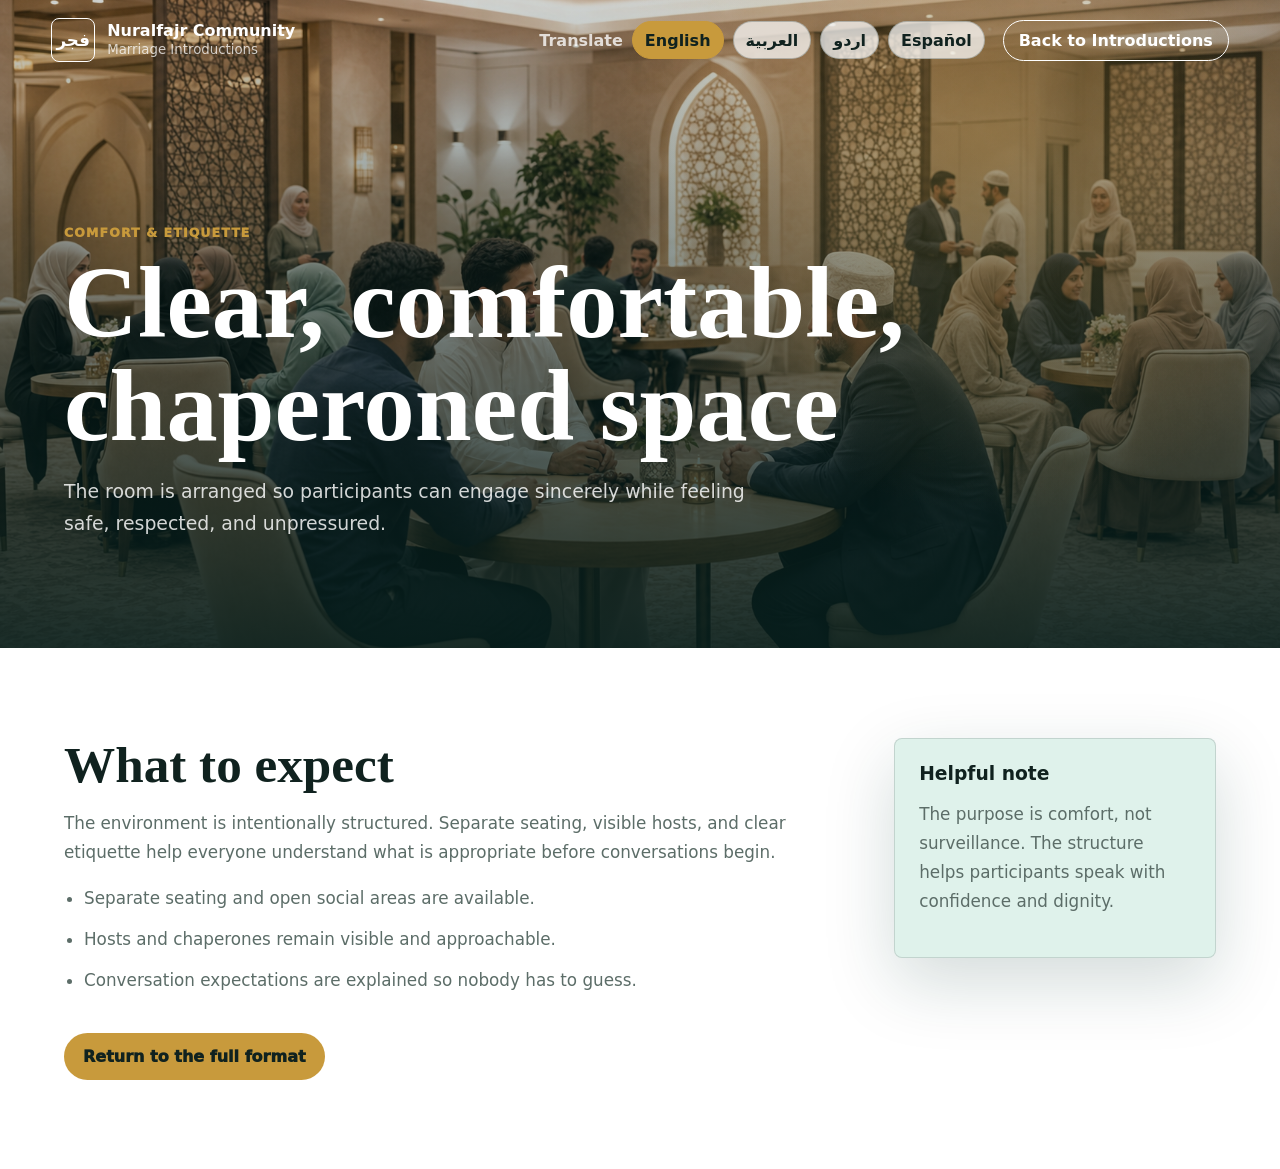
<file: pages/etiquette.html>
<!doctype html>
<html lang="en">
  <head>
    <meta charset="UTF-8" />
    <meta name="viewport" content="width=device-width, initial-scale=1.0" />
    <title>Etiquette & Room Setup | Nuralfajr Introductions</title>
    <link rel="stylesheet" href="../styles.css" />
  </head>
  <body class="detail-body">
    <header class="site-header detail-header">
      <a class="brand" href="../index.html#marriage">
        <span class="brand-mark">فجر</span>
        <span><strong>Nuralfajr Community</strong><small data-i18n="marriageEyebrow">Marriage Introductions</small></span>
      </a>
      <div class="language-switcher header-language" aria-label="Translation options">
        <span data-i18n="translateLabel">Translate</span>
        <button class="language-button active" type="button" data-lang="en">English</button>
        <button class="language-button" type="button" data-lang="ar">العربية</button>
        <button class="language-button" type="button" data-lang="ur">اردو</button>
        <button class="language-button" type="button" data-lang="es">Español</button>
      </div>
      <nav class="site-nav open-static"><a class="nav-cta" href="../index.html#marriage" data-i18n="backIntro">Back to Introductions</a></nav>
    </header>
    <main>
      <section class="detail-hero">
        <img src="../assets/marriage-etiquette.png" alt="Chaperoned social space with respectful seating areas" />
        <div class="detail-hero-content">
          <p class="eyebrow" data-i18n="detailEtiquetteEyebrow">Comfort & Etiquette</p>
          <h1 data-i18n="detailEtiquetteTitle">Clear, comfortable, chaperoned space</h1>
          <p data-i18n="detailEtiquetteCopy">The room is arranged so participants can engage sincerely while feeling safe, respected, and unpressured.</p>
        </div>
      </section>
      <section class="detail-content">
        <div>
          <h2 data-i18n="detailWhat">What to expect</h2>
          <p data-i18n="etiquetteP">The environment is intentionally structured. Separate seating, visible hosts, and clear etiquette help everyone understand what is appropriate before conversations begin.</p>
          <ul class="detail-list">
            <li data-i18n="etiquetteLi1">Separate seating and open social areas are available.</li>
            <li data-i18n="etiquetteLi2">Hosts and chaperones remain visible and approachable.</li>
            <li data-i18n="etiquetteLi3">Conversation expectations are explained so nobody has to guess.</li>
          </ul>
          <a class="button primary back-link" href="../index.html#format" data-i18n="returnFormat">Return to the full format</a>
        </div>
        <aside class="detail-sidebar">
          <h3 data-i18n="helpful">Helpful note</h3>
          <p data-i18n="etiquetteNote">The purpose is comfort, not surveillance. The structure helps participants speak with confidence and dignity.</p>
        </aside>
      </section>
    </main>
    <script src="../script.js"></script>
  </body>
</html>
</file>
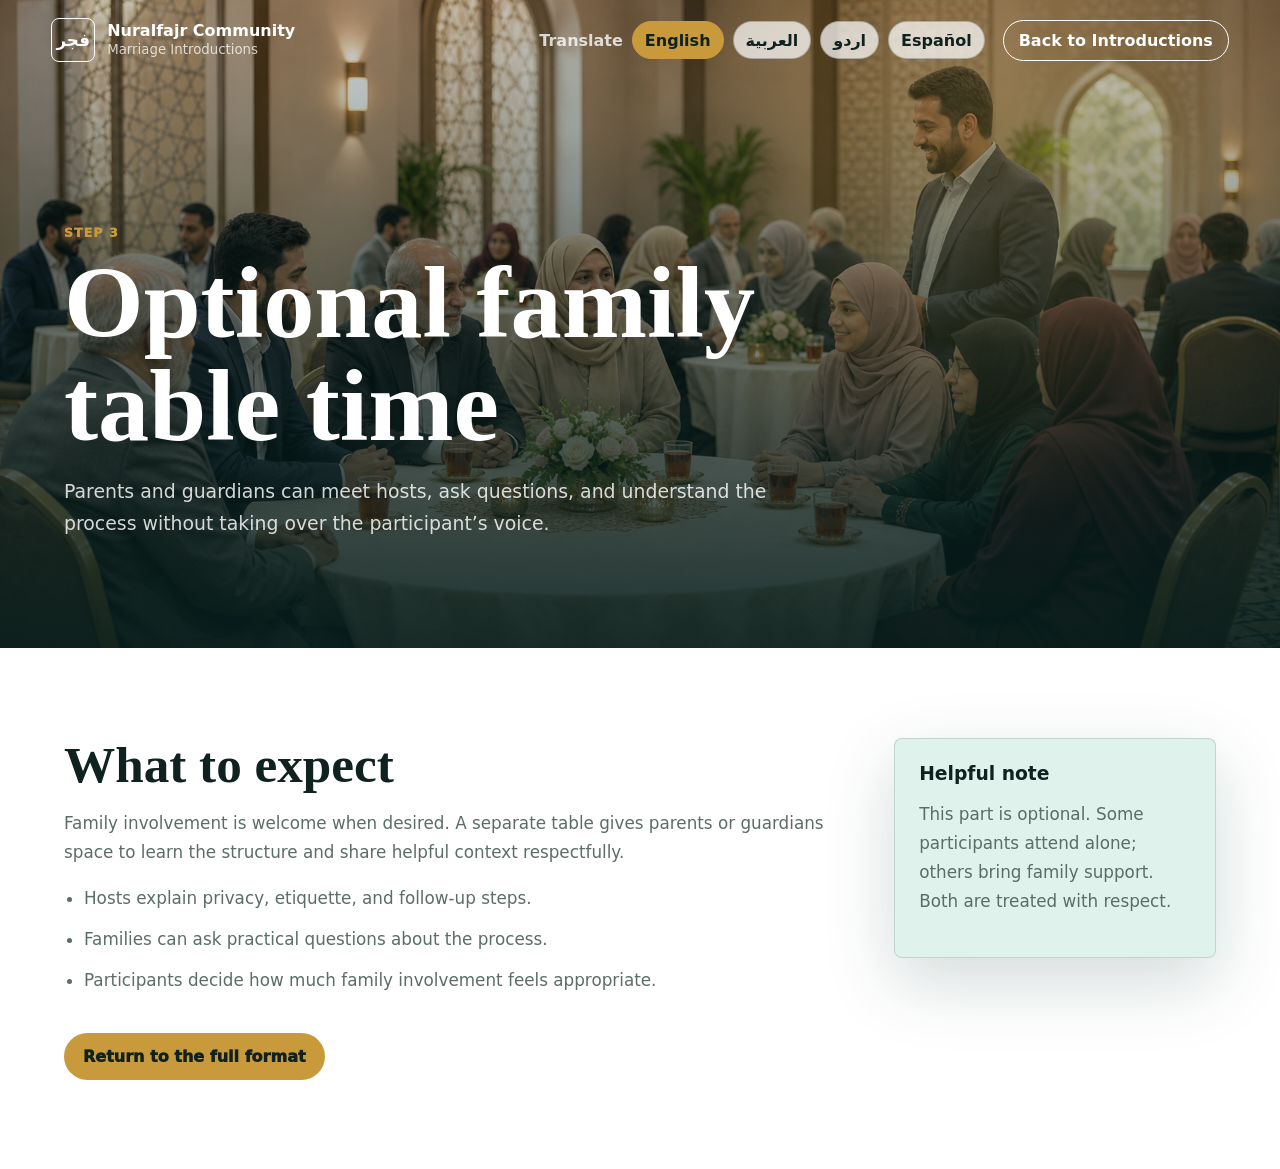
<file: pages/family-table.html>
<!doctype html>
<html lang="en">
  <head>
    <meta charset="UTF-8" />
    <meta name="viewport" content="width=device-width, initial-scale=1.0" />
    <title>Family Table | Nuralfajr Introductions</title>
    <link rel="stylesheet" href="../styles.css" />
  </head>
  <body class="detail-body">
    <header class="site-header detail-header">
      <a class="brand" href="../index.html#marriage">
        <span class="brand-mark">فجر</span>
        <span><strong>Nuralfajr Community</strong><small data-i18n="marriageEyebrow">Marriage Introductions</small></span>
      </a>
      <div class="language-switcher header-language" aria-label="Translation options">
        <span data-i18n="translateLabel">Translate</span>
        <button class="language-button active" type="button" data-lang="en">English</button>
        <button class="language-button" type="button" data-lang="ar">العربية</button>
        <button class="language-button" type="button" data-lang="ur">اردو</button>
        <button class="language-button" type="button" data-lang="es">Español</button>
      </div>
      <nav class="site-nav open-static"><a class="nav-cta" href="../index.html#marriage" data-i18n="backIntro">Back to Introductions</a></nav>
    </header>
    <main>
      <section class="detail-hero">
        <img src="../assets/marriage-family-table.png" alt="Families and guardians meeting with hosts" />
        <div class="detail-hero-content">
          <p class="eyebrow" data-i18n="detailFamilyEyebrow">Step 3</p>
          <h1 data-i18n="detailFamilyTitle">Optional family table time</h1>
          <p data-i18n="detailFamilyCopy">Parents and guardians can meet hosts, ask questions, and understand the process without taking over the participant’s voice.</p>
        </div>
      </section>
      <section class="detail-content">
        <div>
          <h2 data-i18n="detailWhat">What to expect</h2>
          <p data-i18n="familyP">Family involvement is welcome when desired. A separate table gives parents or guardians space to learn the structure and share helpful context respectfully.</p>
          <ul class="detail-list">
            <li data-i18n="familyLi1">Hosts explain privacy, etiquette, and follow-up steps.</li>
            <li data-i18n="familyLi2">Families can ask practical questions about the process.</li>
            <li data-i18n="familyLi3">Participants decide how much family involvement feels appropriate.</li>
          </ul>
          <a class="button primary back-link" href="../index.html#format" data-i18n="returnFormat">Return to the full format</a>
        </div>
        <aside class="detail-sidebar">
          <h3 data-i18n="helpful">Helpful note</h3>
          <p data-i18n="familyNote">This part is optional. Some participants attend alone; others bring family support. Both are treated with respect.</p>
        </aside>
      </section>
    </main>
    <script src="../script.js"></script>
  </body>
</html>
</file>
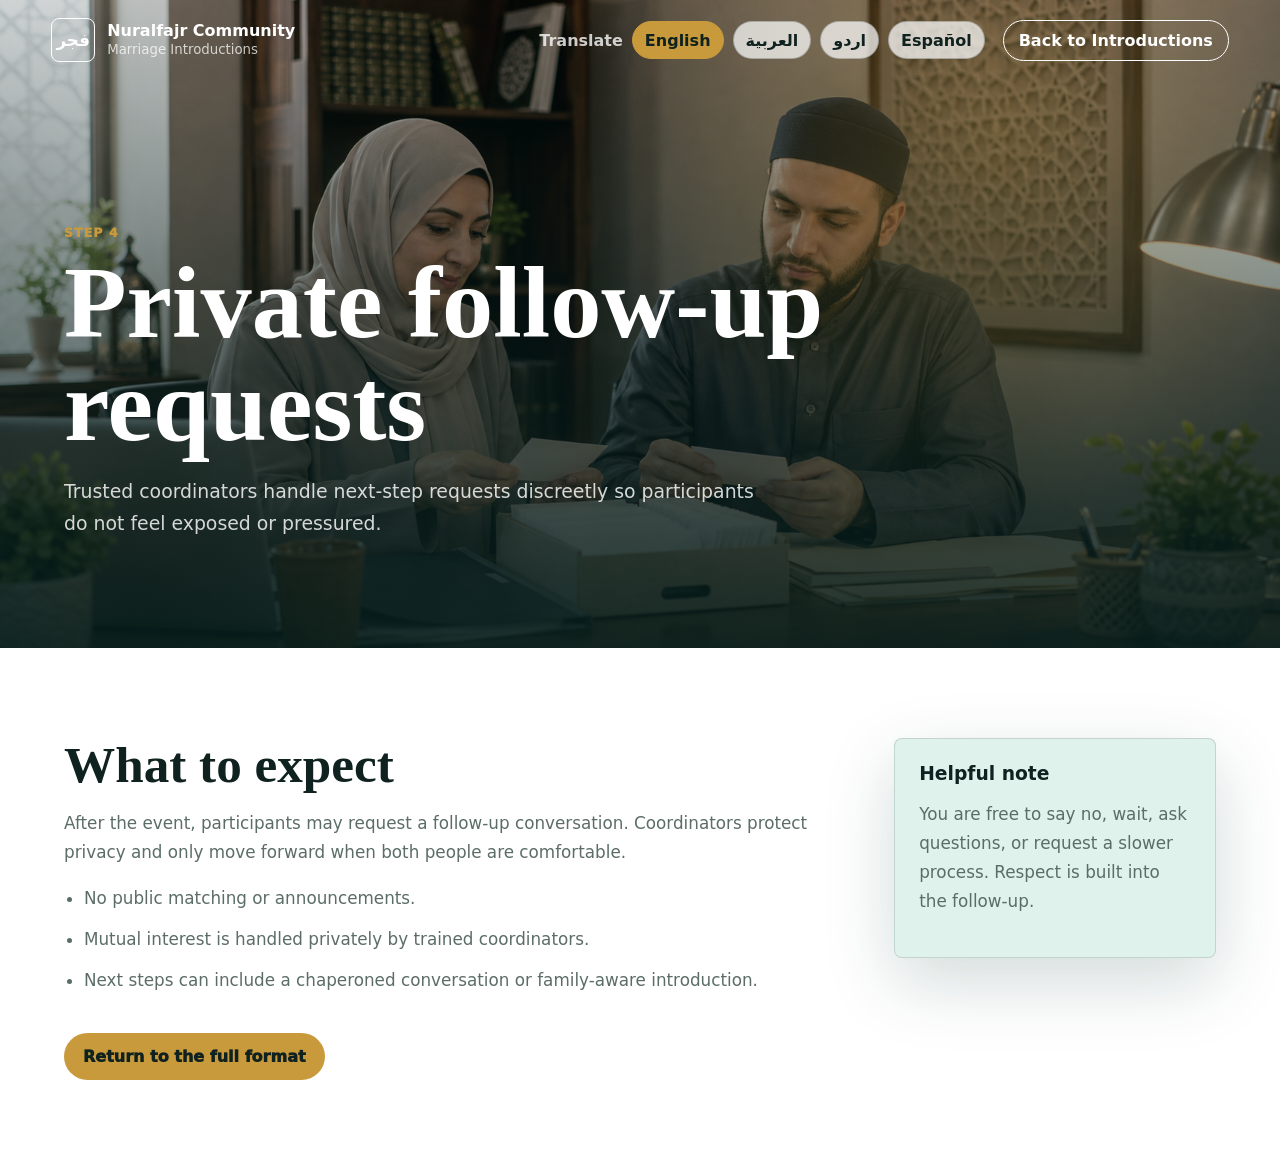
<file: pages/follow-up.html>
<!doctype html>
<html lang="en">
  <head>
    <meta charset="UTF-8" />
    <meta name="viewport" content="width=device-width, initial-scale=1.0" />
    <title>Follow-Up | Nuralfajr Introductions</title>
    <link rel="stylesheet" href="../styles.css" />
  </head>
  <body class="detail-body">
    <header class="site-header detail-header">
      <a class="brand" href="../index.html#marriage">
        <span class="brand-mark">فجر</span>
        <span><strong>Nuralfajr Community</strong><small data-i18n="marriageEyebrow">Marriage Introductions</small></span>
      </a>
      <div class="language-switcher header-language" aria-label="Translation options">
        <span data-i18n="translateLabel">Translate</span>
        <button class="language-button active" type="button" data-lang="en">English</button>
        <button class="language-button" type="button" data-lang="ar">العربية</button>
        <button class="language-button" type="button" data-lang="ur">اردو</button>
        <button class="language-button" type="button" data-lang="es">Español</button>
      </div>
      <nav class="site-nav open-static"><a class="nav-cta" href="../index.html#marriage" data-i18n="backIntro">Back to Introductions</a></nav>
    </header>
    <main>
      <section class="detail-hero">
        <img src="../assets/marriage-follow-up.png" alt="Coordinators reviewing private follow-up requests" />
        <div class="detail-hero-content">
          <p class="eyebrow" data-i18n="detailFollowEyebrow">Step 4</p>
          <h1 data-i18n="detailFollowTitle">Private follow-up requests</h1>
          <p data-i18n="detailFollowCopy">Trusted coordinators handle next-step requests discreetly so participants do not feel exposed or pressured.</p>
        </div>
      </section>
      <section class="detail-content">
        <div>
          <h2 data-i18n="detailWhat">What to expect</h2>
          <p data-i18n="followP">After the event, participants may request a follow-up conversation. Coordinators protect privacy and only move forward when both people are comfortable.</p>
          <ul class="detail-list">
            <li data-i18n="followLi1">No public matching or announcements.</li>
            <li data-i18n="followLi2">Mutual interest is handled privately by trained coordinators.</li>
            <li data-i18n="followLi3">Next steps can include a chaperoned conversation or family-aware introduction.</li>
          </ul>
          <a class="button primary back-link" href="../index.html#format" data-i18n="returnFormat">Return to the full format</a>
        </div>
        <aside class="detail-sidebar">
          <h3 data-i18n="helpful">Helpful note</h3>
          <p data-i18n="followNote">You are free to say no, wait, ask questions, or request a slower process. Respect is built into the follow-up.</p>
        </aside>
      </section>
    </main>
    <script src="../script.js"></script>
  </body>
</html>
</file>
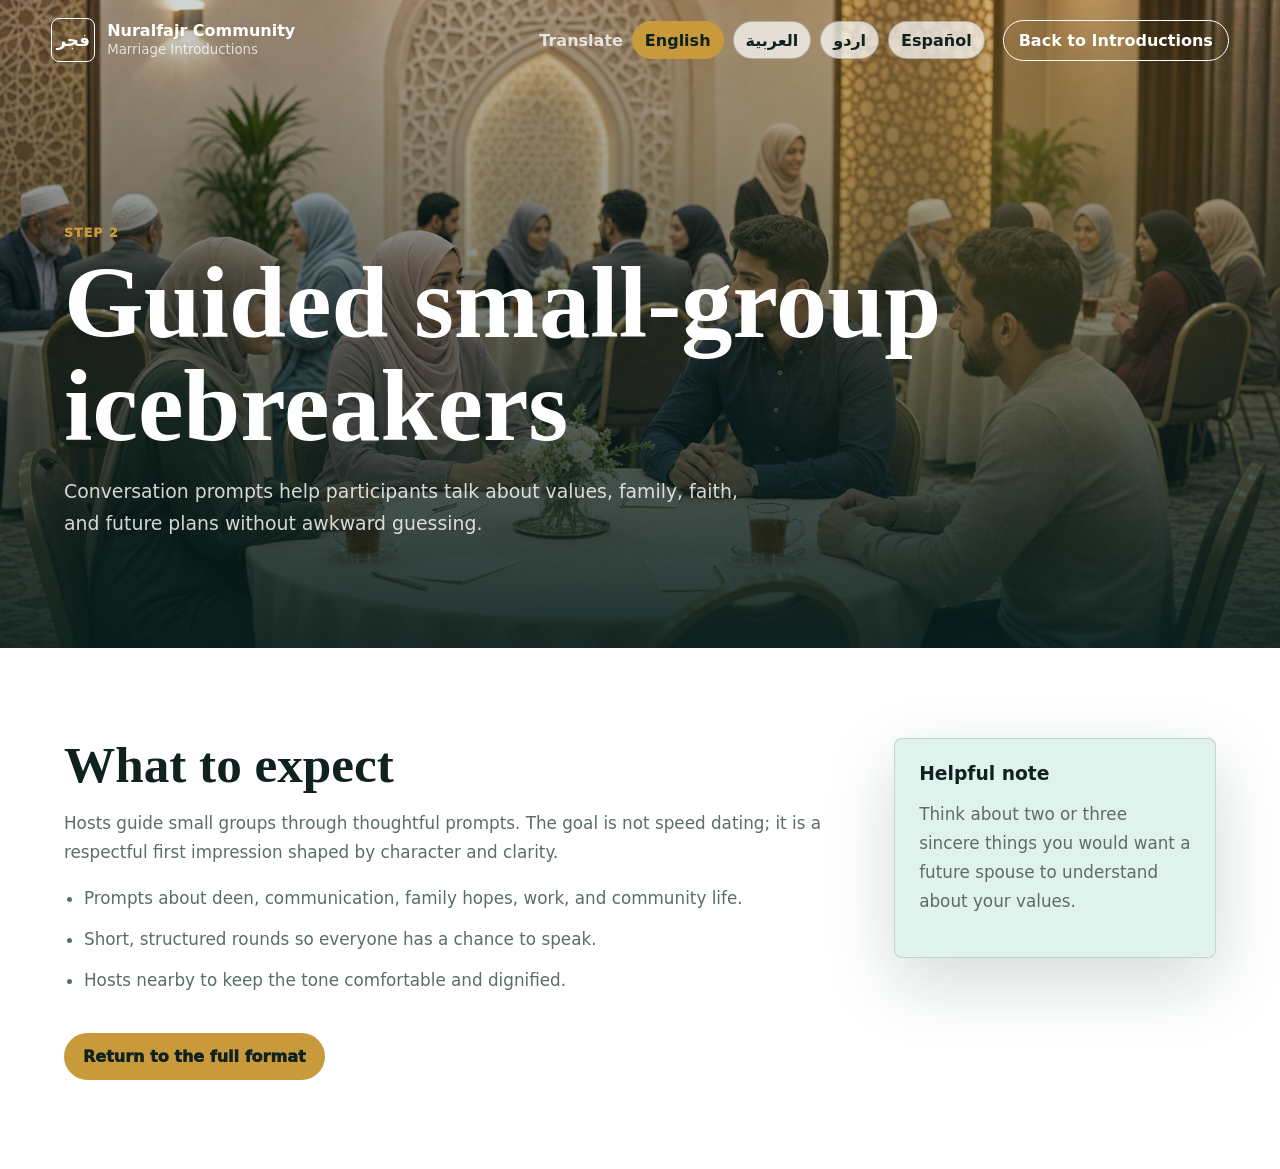
<file: pages/icebreakers.html>
<!doctype html>
<html lang="en">
  <head>
    <meta charset="UTF-8" />
    <meta name="viewport" content="width=device-width, initial-scale=1.0" />
    <title>Icebreakers | Nuralfajr Introductions</title>
    <link rel="stylesheet" href="../styles.css" />
  </head>
  <body class="detail-body">
    <header class="site-header detail-header">
      <a class="brand" href="../index.html#marriage">
        <span class="brand-mark">فجر</span>
        <span><strong>Nuralfajr Community</strong><small data-i18n="marriageEyebrow">Marriage Introductions</small></span>
      </a>
      <div class="language-switcher header-language" aria-label="Translation options">
        <span data-i18n="translateLabel">Translate</span>
        <button class="language-button active" type="button" data-lang="en">English</button>
        <button class="language-button" type="button" data-lang="ar">العربية</button>
        <button class="language-button" type="button" data-lang="ur">اردو</button>
        <button class="language-button" type="button" data-lang="es">Español</button>
      </div>
      <nav class="site-nav open-static"><a class="nav-cta" href="../index.html#marriage" data-i18n="backIntro">Back to Introductions</a></nav>
    </header>
    <main>
      <section class="detail-hero">
        <img src="../assets/marriage-icebreakers.png" alt="Small groups having guided conversations" />
        <div class="detail-hero-content">
          <p class="eyebrow" data-i18n="detailIceEyebrow">Step 2</p>
          <h1 data-i18n="detailIceTitle">Guided small-group icebreakers</h1>
          <p data-i18n="detailIceCopy">Conversation prompts help participants talk about values, family, faith, and future plans without awkward guessing.</p>
        </div>
      </section>
      <section class="detail-content">
        <div>
          <h2 data-i18n="detailWhat">What to expect</h2>
          <p data-i18n="iceP">Hosts guide small groups through thoughtful prompts. The goal is not speed dating; it is a respectful first impression shaped by character and clarity.</p>
          <ul class="detail-list">
            <li data-i18n="iceLi1">Prompts about deen, communication, family hopes, work, and community life.</li>
            <li data-i18n="iceLi2">Short, structured rounds so everyone has a chance to speak.</li>
            <li data-i18n="iceLi3">Hosts nearby to keep the tone comfortable and dignified.</li>
          </ul>
          <a class="button primary back-link" href="../index.html#format" data-i18n="returnFormat">Return to the full format</a>
        </div>
        <aside class="detail-sidebar">
          <h3 data-i18n="helpful">Helpful note</h3>
          <p data-i18n="iceNote">Think about two or three sincere things you would want a future spouse to understand about your values.</p>
        </aside>
      </section>
    </main>
    <script src="../script.js"></script>
  </body>
</html>
</file>
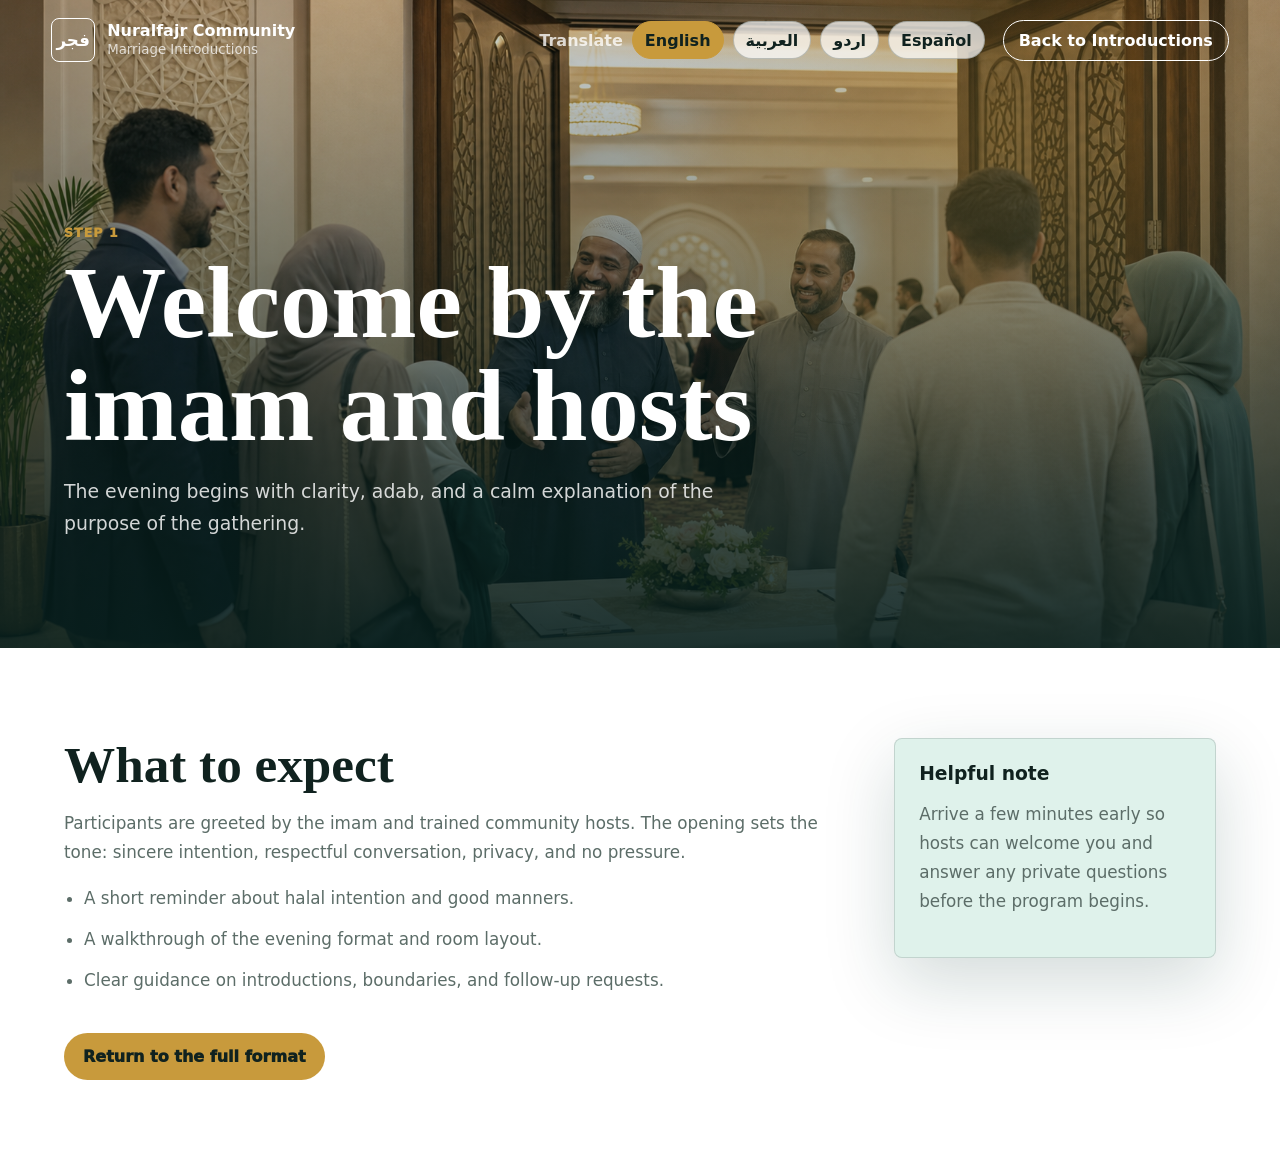
<file: pages/welcome.html>
<!doctype html>
<html lang="en">
  <head>
    <meta charset="UTF-8" />
    <meta name="viewport" content="width=device-width, initial-scale=1.0" />
    <title>Welcome | Nuralfajr Introductions</title>
    <link rel="stylesheet" href="../styles.css" />
  </head>
  <body class="detail-body">
    <header class="site-header detail-header">
      <a class="brand" href="../index.html#marriage">
        <span class="brand-mark">فجر</span>
        <span><strong>Nuralfajr Community</strong><small data-i18n="marriageEyebrow">Marriage Introductions</small></span>
      </a>
      <div class="language-switcher header-language" aria-label="Translation options">
        <span data-i18n="translateLabel">Translate</span>
        <button class="language-button active" type="button" data-lang="en">English</button>
        <button class="language-button" type="button" data-lang="ar">العربية</button>
        <button class="language-button" type="button" data-lang="ur">اردو</button>
        <button class="language-button" type="button" data-lang="es">Español</button>
      </div>
      <nav class="site-nav open-static"><a class="nav-cta" href="../index.html#marriage" data-i18n="backIntro">Back to Introductions</a></nav>
    </header>
    <main>
      <section class="detail-hero">
        <img src="../assets/marriage-welcome.png" alt="Imam and hosts welcoming guests" />
        <div class="detail-hero-content">
          <p class="eyebrow" data-i18n="detailWelcomeEyebrow">Step 1</p>
          <h1 data-i18n="detailWelcomeTitle">Welcome by the imam and hosts</h1>
          <p data-i18n="detailWelcomeCopy">The evening begins with clarity, adab, and a calm explanation of the purpose of the gathering.</p>
        </div>
      </section>
      <section class="detail-content">
        <div>
          <h2 data-i18n="detailWhat">What to expect</h2>
          <p data-i18n="welcomeP">Participants are greeted by the imam and trained community hosts. The opening sets the tone: sincere intention, respectful conversation, privacy, and no pressure.</p>
          <ul class="detail-list">
            <li data-i18n="welcomeLi1">A short reminder about halal intention and good manners.</li>
            <li data-i18n="welcomeLi2">A walkthrough of the evening format and room layout.</li>
            <li data-i18n="welcomeLi3">Clear guidance on introductions, boundaries, and follow-up requests.</li>
          </ul>
          <a class="button primary back-link" href="../index.html#format" data-i18n="returnFormat">Return to the full format</a>
        </div>
        <aside class="detail-sidebar">
          <h3 data-i18n="helpful">Helpful note</h3>
          <p data-i18n="welcomeNote">Arrive a few minutes early so hosts can welcome you and answer any private questions before the program begins.</p>
        </aside>
      </section>
    </main>
    <script src="../script.js"></script>
  </body>
</html>
</file>
<file: styles.css>
:root {
  --ink: #10221f;
  --muted: #5c6d68;
  --paper: #f4fbf8;
  --white: #ffffff;
  --jade: #0f5b4e;
  --deep: #0b3632;
  --mint: #dff2eb;
  --gold: #c89a3c;
  --rose: #c96b5a;
  --line: rgba(16, 34, 31, 0.14);
  --shadow: 0 24px 70px rgba(11, 54, 50, 0.18);
}

* {
  box-sizing: border-box;
}

html {
  scroll-behavior: smooth;
}

body {
  margin: 0;
  color: var(--ink);
  background: var(--paper);
  font-family:
    Inter, ui-sans-serif, system-ui, -apple-system, BlinkMacSystemFont, "Segoe UI", sans-serif;
}

body.nav-open {
  overflow: hidden;
}

a {
  color: inherit;
  text-decoration: none;
}

img {
  display: block;
  width: 100%;
}

.site-header {
  position: fixed;
  z-index: 50;
  top: 0;
  left: 0;
  right: 0;
  display: flex;
  flex-wrap: wrap;
  align-items: center;
  justify-content: space-between;
  gap: 18px;
  padding: 18px clamp(18px, 4vw, 56px);
  color: #fff;
  transition:
    background 180ms ease,
    color 180ms ease,
    box-shadow 180ms ease;
}

.site-header.scrolled {
  color: var(--ink);
  background: rgba(255, 255, 255, 0.94);
  box-shadow: 0 10px 28px rgba(11, 54, 50, 0.1);
  backdrop-filter: blur(18px);
}

.brand {
  display: inline-flex;
  align-items: center;
  gap: 12px;
  min-width: 220px;
}

.brand-mark {
  display: grid;
  width: 44px;
  height: 44px;
  place-items: center;
  border: 1px solid currentColor;
  border-radius: 8px;
  font-size: 1.05rem;
  font-weight: 900;
}

.brand strong,
.brand small {
  display: block;
  line-height: 1.06;
}

.brand small {
  margin-top: 3px;
  opacity: 0.74;
}

.site-nav {
  display: flex;
  align-items: center;
  gap: clamp(10px, 1.5vw, 22px);
  font-weight: 850;
}

.site-nav.open-static {
  display: flex;
}

.nav-cta {
  padding: 10px 15px;
  border: 1px solid currentColor;
  border-radius: 999px;
}

.nav-toggle {
  display: none;
}

.hero {
  position: relative;
  display: grid;
  grid-template-columns: minmax(0, 1fr) minmax(320px, 390px);
  min-height: 94vh;
  gap: clamp(26px, 5vw, 70px);
  align-items: end;
  padding: 150px clamp(18px, 5vw, 72px) clamp(36px, 6vw, 82px);
  color: #fff;
  background:
    linear-gradient(90deg, rgba(8, 38, 35, 0.9), rgba(8, 38, 35, 0.34)),
    url("https://images.unsplash.com/photo-1564769625905-50e93615e769?auto=format&fit=crop&w=2200&q=82")
      center / cover;
}

.hero-shade {
  position: absolute;
  inset: 0;
  background:
    radial-gradient(circle at 82% 24%, rgba(200, 154, 60, 0.28), transparent 23rem),
    linear-gradient(0deg, rgba(8, 38, 35, 0.62), transparent 45%);
}

.hero-content,
.prayer-widget {
  position: relative;
  z-index: 1;
}

.hero-content {
  max-width: 880px;
}

.eyebrow {
  margin: 0 0 12px;
  color: var(--gold);
  font-size: 0.78rem;
  font-weight: 950;
  letter-spacing: 0.09em;
  text-transform: uppercase;
}

.hero h1,
.section h2,
.pattern-band h2,
.marriage-section h2 {
  margin: 0;
  font-family: Georgia, "Times New Roman", serif;
  font-weight: 700;
  line-height: 1;
}

.hero h1 {
  max-width: 980px;
  font-size: clamp(3.6rem, 9.5vw, 8.8rem);
}

.hero p:not(.eyebrow) {
  max-width: 700px;
  margin: 24px 0 0;
  color: rgba(255, 255, 255, 0.87);
  font-size: clamp(1.06rem, 2vw, 1.33rem);
  line-height: 1.65;
}

.hero-actions,
.marriage-actions,
.footer-links {
  display: flex;
  flex-wrap: wrap;
  gap: 12px;
}

.hero-actions {
  margin-top: 30px;
}

.language-switcher {
  display: flex;
  flex-wrap: wrap;
  align-items: center;
  gap: 9px;
}

.header-language {
  margin-left: auto;
}

.language-switcher span {
  color: currentColor;
  opacity: 0.78;
  font-weight: 900;
}

.language-button {
  min-height: 38px;
  padding: 8px 12px;
  border: 1px solid rgba(255, 255, 255, 0.5);
  border-radius: 999px;
  color: #fff;
  background: rgba(255, 255, 255, 0.1);
  font: inherit;
  font-weight: 900;
  cursor: pointer;
}

.site-header.scrolled .language-button,
.detail-header .language-button {
  color: var(--ink);
  border-color: rgba(16, 34, 31, 0.24);
  background: rgba(255, 255, 255, 0.72);
}

.site-header.scrolled .language-button.active,
.detail-header .language-button.active {
  color: var(--ink);
  background: var(--gold);
  border-color: var(--gold);
}

.language-button.active {
  color: var(--ink);
  background: var(--gold);
  border-color: var(--gold);
}

[dir="rtl"] .site-header,
[dir="rtl"] .hero,
[dir="rtl"] .split,
[dir="rtl"] .sports,
[dir="rtl"] .marriage-section,
[dir="rtl"] .visit,
[dir="rtl"] .site-footer {
  direction: rtl;
}

.button {
  display: inline-flex;
  align-items: center;
  justify-content: center;
  min-height: 46px;
  padding: 13px 18px;
  border: 1px solid transparent;
  border-radius: 999px;
  font-weight: 950;
}

.button.primary {
  color: var(--ink);
  background: var(--gold);
}

.button.ghost {
  color: #fff;
  border-color: rgba(255, 255, 255, 0.7);
}

.button.outline {
  color: var(--ink);
  border-color: rgba(16, 34, 31, 0.32);
}

.prayer-widget {
  padding: 22px;
  border: 1px solid rgba(255, 255, 255, 0.28);
  border-radius: 8px;
  background: rgba(255, 255, 255, 0.13);
  box-shadow: 0 20px 60px rgba(0, 0, 0, 0.18);
  backdrop-filter: blur(16px);
}

.prayer-widget span {
  display: block;
  margin-bottom: 14px;
  color: var(--gold);
  font-weight: 950;
  text-transform: uppercase;
}

.prayer-widget ul {
  display: grid;
  gap: 8px;
  margin: 0;
  padding: 0;
  list-style: none;
}

.prayer-widget li {
  display: flex;
  justify-content: space-between;
  gap: 18px;
  padding: 12px 0;
  border-bottom: 1px solid rgba(255, 255, 255, 0.2);
}

.prayer-widget li:last-child {
  border-bottom: 0;
}

.quick-links {
  display: grid;
  grid-template-columns: repeat(3, 1fr);
  background: var(--deep);
  color: #fff;
}

.quick-links a {
  padding: clamp(22px, 4vw, 42px);
  border-right: 1px solid rgba(255, 255, 255, 0.16);
}

.quick-links a:last-child {
  border-right: 0;
}

.quick-links strong {
  display: block;
  color: var(--gold);
  font-family: Georgia, "Times New Roman", serif;
  font-size: clamp(1.55rem, 3vw, 2.4rem);
  line-height: 1.06;
}

.quick-links span {
  display: block;
  margin-top: 9px;
  color: rgba(255, 255, 255, 0.76);
  font-weight: 800;
}

.section {
  padding: clamp(64px, 8vw, 112px) clamp(18px, 5vw, 72px);
}

.split,
.visit {
  display: grid;
  grid-template-columns: minmax(0, 0.85fr) minmax(360px, 1fr);
  gap: clamp(28px, 5vw, 76px);
  align-items: start;
}

.section h2,
.pattern-band h2,
.marriage-section h2 {
  max-width: 860px;
  font-size: clamp(2.25rem, 5vw, 5rem);
}

.section-copy p:not(.eyebrow),
.section-heading p,
.pattern-band p:not(.eyebrow),
.sports-intro p,
.marriage-copy p,
.visit p,
.marriage-panel p {
  color: var(--muted);
  font-size: 1.05rem;
  line-height: 1.75;
}

.cards.two {
  display: grid;
  gap: 14px;
}

.feature-card,
.news-card,
.sport-grid article,
.community-grid article,
.visit-form,
.marriage-panel {
  border: 1px solid var(--line);
  border-radius: 8px;
  background: var(--white);
}

.feature-card {
  padding: 26px;
}

.feature-card.accent {
  color: #fff;
  background: var(--jade);
}

.feature-card span,
.news-card span,
.sport-grid span,
.community-grid span {
  color: var(--gold);
  font-size: 0.78rem;
  font-weight: 950;
  letter-spacing: 0.08em;
  text-transform: uppercase;
}

.feature-card h3,
.news-card h3,
.sport-grid h3,
.community-grid h3,
.marriage-panel h3 {
  margin: 10px 0 7px;
  font-size: 1.36rem;
}

.feature-card p,
.news-card p,
.sport-grid p,
.community-grid p {
  margin: 0;
  color: var(--muted);
  line-height: 1.62;
}

.feature-card.accent p {
  color: rgba(255, 255, 255, 0.78);
}

.pattern-band {
  position: relative;
  overflow: hidden;
  padding: clamp(64px, 9vw, 120px) clamp(18px, 5vw, 72px);
  color: #fff;
  background:
    linear-gradient(rgba(11, 54, 50, 0.86), rgba(11, 54, 50, 0.86)),
    url("https://images.unsplash.com/photo-1587617425953-9075d28b8c46?auto=format&fit=crop&w=1800&q=82")
      center / cover;
}

.pattern-band::after {
  position: absolute;
  inset: 18px;
  pointer-events: none;
  content: "";
  border: 1px solid rgba(255, 255, 255, 0.2);
  border-radius: 8px;
}

.pattern-band div {
  position: relative;
  z-index: 1;
  max-width: 820px;
}

.pattern-band p:not(.eyebrow) {
  color: rgba(255, 255, 255, 0.78);
}

.section-heading {
  max-width: 920px;
  margin-bottom: 32px;
}

.section-heading p:last-child {
  max-width: 700px;
}

.news-grid {
  display: grid;
  grid-template-columns: 1.4fr 1fr 1fr;
  gap: 16px;
}

.news-card {
  padding: 22px;
  box-shadow: 0 14px 38px rgba(11, 54, 50, 0.08);
}

.news-card.lead {
  grid-row: span 3;
  padding: 0;
  overflow: hidden;
}

.news-card.lead img {
  height: 360px;
  object-fit: cover;
}

.news-card.lead div {
  padding: 24px;
}

.sports {
  display: grid;
  grid-template-columns: minmax(0, 0.82fr) minmax(380px, 1.2fr);
  gap: clamp(28px, 5vw, 74px);
  color: #fff;
  background:
    linear-gradient(135deg, rgba(15, 91, 78, 0.94), rgba(11, 54, 50, 0.96)),
    url("https://images.unsplash.com/photo-1526232761682-d26e03ac148e?auto=format&fit=crop&w=1700&q=82")
      center / cover;
}

.sports-intro p {
  color: rgba(255, 255, 255, 0.76);
}

.sport-grid {
  display: grid;
  grid-template-columns: repeat(2, 1fr);
  gap: 14px;
}

.sport-grid article {
  padding: 24px;
  color: var(--ink);
  background: rgba(255, 255, 255, 0.94);
}

.marriage-section {
  display: grid;
  grid-template-columns: minmax(0, 1fr) minmax(340px, 0.82fr);
  gap: clamp(28px, 5vw, 76px);
  align-items: center;
  padding: clamp(64px, 8vw, 112px) clamp(18px, 5vw, 72px);
  background:
    radial-gradient(circle at 12% 12%, rgba(200, 154, 60, 0.18), transparent 28rem),
    var(--mint);
}

.marriage-copy p {
  max-width: 760px;
}

.marriage-actions {
  margin-top: 24px;
}

.marriage-panel {
  padding: clamp(22px, 4vw, 34px);
  box-shadow: var(--shadow);
}

.marriage-panel ol {
  display: grid;
  gap: 12px;
  margin: 18px 0;
  padding-left: 22px;
  color: var(--muted);
  line-height: 1.6;
}

.expectation-grid {
  display: grid;
  grid-template-columns: repeat(2, 1fr);
  gap: 14px;
  margin: 20px 0 14px;
}

.expectation-card,
.expectation-wide {
  position: relative;
  display: grid;
  overflow: hidden;
  border: 1px solid var(--line);
  border-radius: 8px;
  color: var(--ink);
  background: #fff;
  box-shadow: 0 16px 36px rgba(11, 54, 50, 0.1);
  transform: translateY(14px);
  opacity: 0;
  transition:
    opacity 520ms ease,
    transform 520ms ease,
    box-shadow 180ms ease;
}

.expectation-card.is-visible,
.expectation-wide.is-visible {
  transform: translateY(0);
  opacity: 1;
}

.expectation-card:hover,
.expectation-wide:hover {
  transform: translateY(-4px);
  box-shadow: 0 24px 54px rgba(11, 54, 50, 0.18);
}

.expectation-card img,
.expectation-wide img {
  height: 155px;
  object-fit: cover;
  transition: transform 700ms ease;
}

.expectation-card:hover img,
.expectation-wide:hover img {
  transform: scale(1.04);
}

.expectation-card span,
.expectation-wide span {
  margin: 16px 16px 0;
  color: var(--gold);
  font-size: 0.76rem;
  font-weight: 950;
  letter-spacing: 0.08em;
  text-transform: uppercase;
}

.expectation-card h4,
.expectation-wide h4 {
  margin: 8px 16px 12px;
  font-size: 1rem;
  line-height: 1.35;
}

.expectation-card em,
.expectation-wide em {
  margin: 0 16px 18px;
  color: var(--jade);
  font-style: normal;
  font-weight: 900;
}

.expectation-wide {
  grid-template-columns: minmax(180px, 0.75fr) 1fr;
  align-items: stretch;
  margin-bottom: 18px;
}

.expectation-wide img {
  height: 100%;
  min-height: 210px;
}

.community-grid {
  display: grid;
  grid-template-columns: repeat(3, 1fr);
  gap: 14px;
}

.community-grid article {
  padding: 24px;
}

.visit {
  background: var(--white);
}

.visit-form {
  display: grid;
  gap: 15px;
  padding: clamp(22px, 4vw, 34px);
  box-shadow: var(--shadow);
}

.visit-form label {
  display: grid;
  gap: 7px;
  color: var(--muted);
  font-weight: 850;
}

.visit-form input,
.visit-form select,
.visit-form textarea {
  width: 100%;
  border: 1px solid var(--line);
  border-radius: 8px;
  padding: 12px 13px;
  color: var(--ink);
  background: #fff;
  font: inherit;
}

.visit-form textarea {
  resize: vertical;
}

.form-note {
  min-height: 1.4em;
  margin: 0;
  color: var(--jade);
  font-weight: 850;
}

.site-footer {
  display: flex;
  justify-content: space-between;
  gap: 28px;
  padding: 34px clamp(18px, 5vw, 72px);
  color: #fff;
  background: #071f1d;
}

.site-footer p {
  max-width: 500px;
  margin: 8px 0 0;
  color: rgba(255, 255, 255, 0.68);
}

.footer-links a {
  color: rgba(255, 255, 255, 0.78);
  font-weight: 850;
}

.detail-body {
  background: var(--white);
}

.detail-header {
  position: absolute;
  color: #fff;
}

.detail-hero {
  position: relative;
  display: grid;
  min-height: 72vh;
  align-items: end;
  overflow: hidden;
  padding: 140px clamp(18px, 5vw, 72px) clamp(44px, 7vw, 94px);
  color: #fff;
}

.detail-hero img {
  position: absolute;
  inset: 0;
  height: 100%;
  object-fit: cover;
}

.detail-hero::after {
  position: absolute;
  inset: 0;
  content: "";
  background:
    radial-gradient(circle at 78% 20%, rgba(200, 154, 60, 0.28), transparent 24rem),
    linear-gradient(0deg, rgba(7, 31, 29, 0.9), rgba(7, 31, 29, 0.18));
}

.detail-hero-content {
  position: relative;
  z-index: 1;
  max-width: 900px;
  animation: detailRise 760ms ease both;
}

.detail-hero h1 {
  margin: 0;
  font-family: Georgia, "Times New Roman", serif;
  font-size: clamp(3rem, 8vw, 7rem);
  line-height: 1;
}

.detail-hero p:not(.eyebrow) {
  max-width: 710px;
  color: rgba(255, 255, 255, 0.82);
  font-size: 1.18rem;
  line-height: 1.68;
}

.detail-content {
  display: grid;
  grid-template-columns: minmax(0, 1fr) minmax(300px, 0.42fr);
  gap: clamp(28px, 5vw, 70px);
  padding: clamp(54px, 7vw, 96px) clamp(18px, 5vw, 72px);
}

.detail-content h2 {
  margin: 0 0 18px;
  font-family: Georgia, "Times New Roman", serif;
  font-size: clamp(2rem, 4vw, 4rem);
  line-height: 1.05;
}

.detail-content p,
.detail-list li {
  color: var(--muted);
  font-size: 1.05rem;
  line-height: 1.72;
}

.detail-list {
  display: grid;
  gap: 12px;
  padding-left: 20px;
}

.detail-sidebar {
  align-self: start;
  padding: 24px;
  border: 1px solid var(--line);
  border-radius: 8px;
  background: var(--mint);
  box-shadow: var(--shadow);
}

.detail-sidebar h3 {
  margin: 0 0 12px;
}

.back-link {
  margin-top: 22px;
}

@keyframes detailRise {
  from {
    opacity: 0;
    transform: translateY(18px);
  }

  to {
    opacity: 1;
    transform: translateY(0);
  }
}

@media (max-width: 1000px) {
  .site-nav {
    position: fixed;
    inset: 132px 16px auto;
    display: none;
    flex-direction: column;
    align-items: stretch;
    padding: 18px;
    border-radius: 8px;
    color: var(--ink);
    background: var(--white);
    box-shadow: var(--shadow);
  }

  .header-language {
    order: 3;
    width: 100%;
    margin-left: 0;
    justify-content: flex-start;
  }

  .site-nav.open {
    display: flex;
  }

  .site-nav.open-static {
    position: static;
    display: flex;
    flex-direction: row;
    align-items: center;
    padding: 0;
    color: inherit;
    background: transparent;
    box-shadow: none;
  }

  .nav-toggle {
    display: inline-flex;
    align-items: center;
    justify-content: center;
    min-height: 40px;
    padding: 8px 13px;
    border: 1px solid currentColor;
    border-radius: 999px;
    color: inherit;
    background: transparent;
    font: inherit;
    font-weight: 900;
  }

  .hero {
    padding-top: 190px;
  }

  .detail-hero {
    padding-top: 190px;
  }

  .hero,
  .split,
  .sports,
  .marriage-section,
  .visit,
  .detail-content {
    grid-template-columns: 1fr;
  }

  .news-grid {
    grid-template-columns: repeat(2, 1fr);
  }

  .news-card.lead {
    grid-row: auto;
    grid-column: span 2;
  }
}

@media (max-width: 700px) {
  .site-header {
    gap: 12px;
    padding: 14px 16px;
  }

  .brand {
    min-width: 0;
    flex: 1 1 auto;
  }

  .brand small {
    display: none;
  }

  .brand-mark {
    width: 38px;
    height: 38px;
  }

  .header-language {
    gap: 7px;
  }

  .language-switcher span {
    width: 100%;
    font-size: 0.78rem;
  }

  .language-button {
    min-height: 34px;
    padding: 7px 10px;
    font-size: 0.86rem;
  }

  .hero {
    min-height: 900px;
    padding: 210px 16px 46px;
  }

  .hero h1 {
    font-size: clamp(3rem, 18vw, 5.2rem);
  }

  .section,
  .marriage-section,
  .detail-content {
    padding-left: 16px;
    padding-right: 16px;
  }

  .detail-header {
    position: absolute;
  }

  .detail-hero {
    min-height: 680px;
    padding: 210px 16px 46px;
  }

  .detail-hero h1 {
    font-size: clamp(2.7rem, 16vw, 4.7rem);
  }

  .quick-links,
  .news-grid,
  .sport-grid,
  .community-grid,
  .expectation-grid,
  .expectation-wide {
    grid-template-columns: 1fr;
  }

  .expectation-wide img {
    height: 190px;
    min-height: 0;
  }

  .quick-links a {
    border-right: 0;
    border-bottom: 1px solid rgba(255, 255, 255, 0.16);
  }

  .news-card.lead {
    grid-column: auto;
  }

  .site-footer {
    display: grid;
  }
}

@media (max-width: 430px) {
  .site-header {
    align-items: flex-start;
  }

  .nav-toggle {
    min-height: 36px;
    padding: 7px 11px;
  }

  .site-nav {
    inset: 150px 16px auto;
  }

  .hero,
  .detail-hero {
    padding-top: 235px;
  }

  .prayer-widget,
  .marriage-panel,
  .visit-form,
  .detail-sidebar {
    padding: 18px;
  }

  .expectation-card h4,
  .expectation-wide h4 {
    font-size: 0.98rem;
  }
}
</file>
